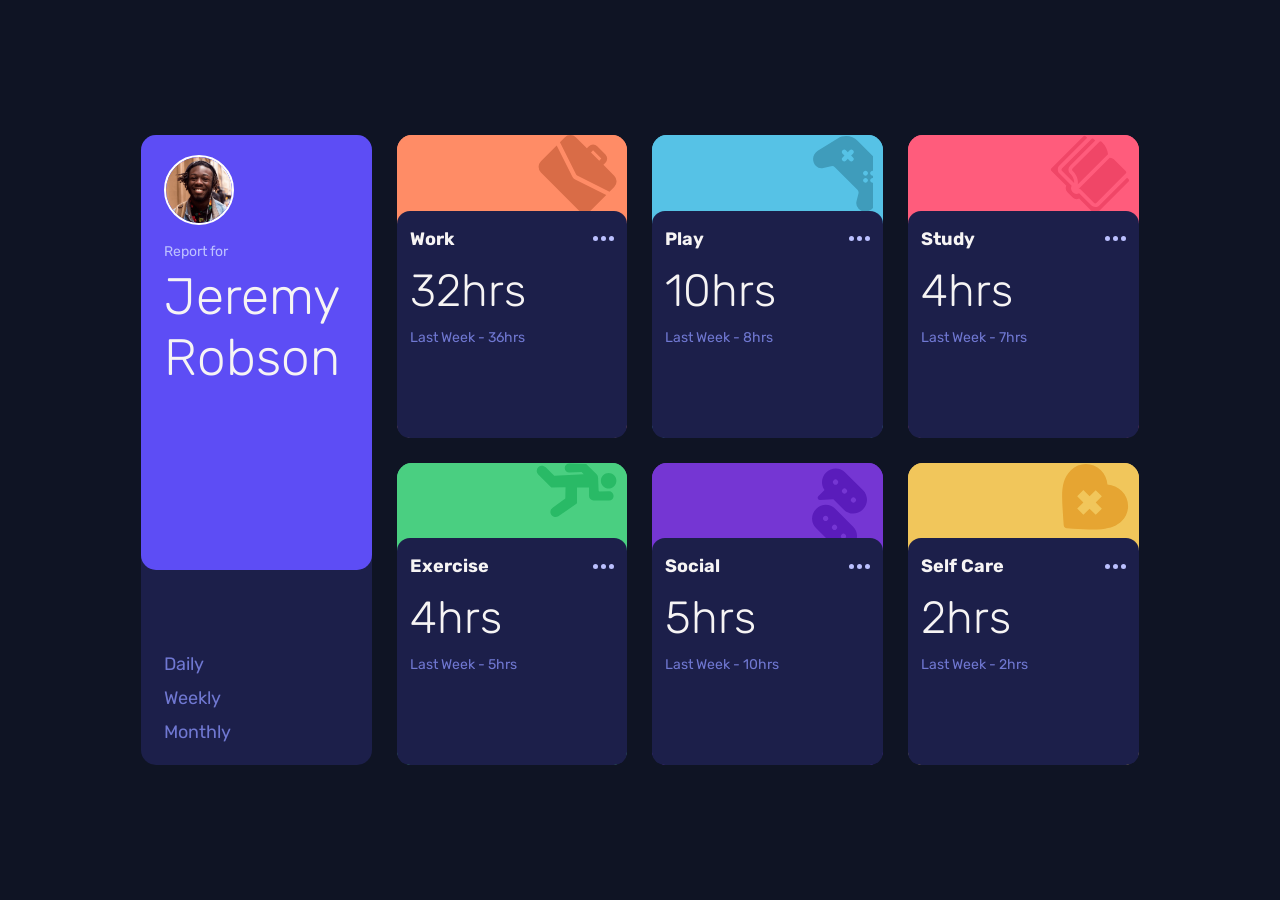
<file: index.html>
<!DOCTYPE html>
<html lang="en">
<head>
    <meta charset="UTF-8">
    <meta http-equiv="X-UA-Compatible" content="IE=edge">
    <meta name="viewport" content="width=device-width, initial-scale=1.0">
    <link rel="stylesheet" href="/styles/styles.css">
    <title>Blue Dashboard</title>
</head>
<body>
    <div class="container">
        <!-- Jeremy Robson -->
        <div class="content jeremy">
            <div class="report">
                <img src="/images/image-jeremy.png" alt="jeremy" width="70" class="img-fluid">
                <div class="report-text">
                    <p>Report for</p>
                    <h2>Jeremy Robson</h2>
                </div>
            </div>
            <div class="week">
                <ul>
                    <li>Daily</li>
                    <li>Weekly</li>
                    <li>Monthly</li>
                </ul>
            </div>
        </div>

        <!-- work -->
        <div class="content work">
            <!-- icon work -->
            <div class="icon work">
                <svg width="79" height="79" xmlns="http://www.w3.org/2000/svg"><path d="m18.687 10.43 15.464 30.906c.31.682.743 1.322 1.3 1.88.558.557 1.198.99 1.714 1.217L68.237 59.98 52.484 75.732a8.025 8.025 0 0 1-11.355 0L2.934 37.538a8.025 8.025 0 0 1 0-11.356L18.687 10.43Zm19.345-7.99 10.839 10.838 2.065-2.064a5.845 5.845 0 0 1 8.258 0l8.258 8.259a5.845 5.845 0 0 1 0 8.258l-2.064 2.064 10.839 10.84a8.025 8.025 0 0 1 0 11.355l-4.728 4.728L39.126 40.53a1.963 1.963 0 0 1-.578-.413 1.963 1.963 0 0 1-.413-.578L21.95 7.168l4.728-4.728a8.025 8.025 0 0 1 11.355 0Zm17.033 12.903-2.064 2.065 8.258 8.258 2.064-2.064-8.258-8.259Z" fill="#D96C47" fill-rule="nonzero"/></svg>
            </div>
            <div class="section">
                <div class="section-menu">
                    <h3>Work</h3>
                    <div class="svg">
                        <svg width="21" height="5" xmlns="http://www.w3.org/2000/svg"><path d="M2.5 0a2.5 2.5 0 1 1 0 5 2.5 2.5 0 0 1 0-5Zm8 0a2.5 2.5 0 1 1 0 5 2.5 2.5 0 0 1 0-5Zm8 0a2.5 2.5 0 1 1 0 5 2.5 2.5 0 0 1 0-5Z" fill="#BBC0FF" fill-rule="evenodd"/></svg>
                    </div>
                </div>
                <div class="section-text">
                    <h3>32hrs</h3>
                    <p>Last Week - 36hrs</p>
                </div>
            </div>
        </div>

        <!-- play -->
        <div class="content play">
            <!-- icon play -->
            <div class="icon play">
                <svg width="60" height="78" xmlns="http://www.w3.org/2000/svg"><path d="m60.91 71.846 12.314-19.892c3.317-5.36 3.78-13.818-2.31-19.908l-26.36-26.36c-4.457-4.457-12.586-6.843-19.908-2.31L4.753 15.69c-5.4 3.343-6.275 10.854-1.779 15.35a7.773 7.773 0 0 0 7.346 2.035l7.783-1.945a3.947 3.947 0 0 1 3.731 1.033l22.602 22.602c.97.97 1.367 2.4 1.033 3.732l-1.945 7.782a7.775 7.775 0 0 0 2.037 7.349c4.49 4.49 12.003 3.624 15.349-1.782Zm-24.227-46.12-1.891-1.892-1.892 1.892a2.342 2.342 0 0 1-3.312-3.312l1.892-1.892-1.892-1.891a2.342 2.342 0 0 1 3.312-3.312l1.892 1.891 1.891-1.891a2.342 2.342 0 0 1 3.312 3.312l-1.891 1.891 1.891 1.892a2.342 2.342 0 0 1-3.312 3.312Zm14.19 14.19a2.343 2.343 0 1 1 3.315-3.312 2.343 2.343 0 0 1-3.314 3.312Zm0 7.096a2.343 2.343 0 0 1 3.313-3.312 2.343 2.343 0 0 1-3.312 3.312Zm7.096-7.095a2.343 2.343 0 1 1 3.312 0 2.343 2.343 0 0 1-3.312 0Zm0 7.095a2.343 2.343 0 0 1 3.312-3.312 2.343 2.343 0 0 1-3.312 3.312Z" fill="#3F9CBB" fill-rule="nonzero"/></svg>
            </div>
            <div class="section">
                <div class="section-menu">
                    <h3>Play</h3>
                    <div class="svg">
                        <svg width="21" height="5" xmlns="http://www.w3.org/2000/svg"><path d="M2.5 0a2.5 2.5 0 1 1 0 5 2.5 2.5 0 0 1 0-5Zm8 0a2.5 2.5 0 1 1 0 5 2.5 2.5 0 0 1 0-5Zm8 0a2.5 2.5 0 1 1 0 5 2.5 2.5 0 0 1 0-5Z" fill="#BBC0FF" fill-rule="evenodd"/></svg>
                    </div>
                </div>
                <div class="section-text">
                    <h3>10hrs</h3>
                    <p>Last Week - 8hrs</p>
                </div>
            </div>
        </div>

        <!-- study -->
        <div class="content study">
            <!-- icon study -->
            <div class="icon study">
                <svg width="79" height="79" xmlns="http://www.w3.org/2000/svg"><path d="M33.227 1.495a1.87 1.87 0 0 1 2.646 0l1.323 1.323-27.78 27.78c-2.189 2.189-2.1 5.837.088 8.026l12.132 12.132a5.624 5.624 0 0 0 1.096 6.388 5.624 5.624 0 0 0 6.389 1.097l12.132 12.132c2.188 2.188 5.837 2.276 8.025.088l27.78-27.78 1.323 1.322a1.87 1.87 0 0 1 0 2.646L46.632 78.4a1.87 1.87 0 0 1-2.645 0L29.12 63.531a5.624 5.624 0 0 1-6.389-1.097l-5.291-5.291a5.624 5.624 0 0 1-1.097-6.388L1.478 35.89a1.87 1.87 0 0 1 0-2.646ZM59.74 22.783c1.948.27 3.83 1.117 5.325 2.612l10.583 10.583a1.87 1.87 0 0 1 0 2.646L46.544 67.727a1.87 1.87 0 0 1-2.646 0L30.67 54.498a1.872 1.872 0 0 0-2.646 0ZM49.19 6.875a1.87 1.87 0 0 1 2.647 0c4.489 4.489 5.877 8.98 6.178 12.342L27.67 49.56c.349-1.527 1.181-7.463-4.938-13.582a1.87 1.87 0 0 1 0-2.646Zm-7.936-2.646a1.87 1.87 0 0 1 2.645 0l1.323 1.323-25.134 25.134a5.619 5.619 0 0 0 0 7.938c4.005 4.005 4.2 7.696 4.043 9.335L12.15 35.978a1.87 1.87 0 0 1 0-2.646Z" fill="#F04667" fill-rule="nonzero"/></svg>
            </div>
            <div class="section">
                <div class="section-menu">
                    <h3>Study</h3>
                    <div class="svg">
                        <svg width="21" height="5" xmlns="http://www.w3.org/2000/svg"><path d="M2.5 0a2.5 2.5 0 1 1 0 5 2.5 2.5 0 0 1 0-5Zm8 0a2.5 2.5 0 1 1 0 5 2.5 2.5 0 0 1 0-5Zm8 0a2.5 2.5 0 1 1 0 5 2.5 2.5 0 0 1 0-5Z" fill="#BBC0FF" fill-rule="evenodd"/></svg>
                    </div>
                </div>
                <div class="section-text">
                    <h3>4hrs</h3>
                    <p>Last Week - 7hrs</p>
                </div>
            </div>
        </div>

        <!-- exercise  -->
        <div class="content exercise">
            <!-- icon exercise -->
            <div class="icon exercise">
                <svg width="81" height="55" xmlns="http://www.w3.org/2000/svg"><path d="m33.357.579 16.447.426c.33.009.645.144.88.38l9.953 9.953a4.946 4.946 0 0 1 1.451 3.311l.514 12.87c.02.503.433.895.937.894l9.595-.05a4.438 4.438 0 0 1 4.437 4.43v.26c0 1.164-.453 2.259-1.277 3.082a4.334 4.334 0 0 1-3.083 1.277h-15.77c-2.347 0-4.393-2.045-4.393-4.393l-.001-8.405-12.05-.009.01 15.17c.001.426-.21.826-.56 1.067l-18.098 12.41c-1.363.849-2.958 1.033-4.426.537a5.147 5.147 0 0 1-1.994-1.237 5.247 5.247 0 0 1-1.193-1.85c-.875-2.293.074-4.934 2.256-6.277l12.303-8.973.252-11.28-13.556.442a1.291 1.291 0 0 1-.957-.377L2.237 11.439c-1-.999-1.55-2.38-1.513-3.792a5.124 5.124 0 0 1 1.714-3.71c2.042-1.84 5.234-1.688 7.267.345l8.576 8.576 29.444-1.635-2.133-2.133-12.263.347a4.434 4.434 0 0 1-3.294-1.28l-.016-.015a4.409 4.409 0 0 1-1.294-3.307c.08-2.347 2.16-4.255 4.632-4.256Zm33.78 11.774c3.025-3.025 7.945-3.025 10.97 0 3.024 3.025 3.024 7.944 0 10.97-3.025 3.024-7.945 3.024-10.97 0-3.024-3.026-3.025-7.945 0-10.97Z" fill="#29BA66" fill-rule="nonzero"/></svg>
            </div>
            <div class="section">
                <div class="section-menu">
                    <h3>Exercise</h3>
                    <div class="svg">
                        <svg width="21" height="5" xmlns="http://www.w3.org/2000/svg"><path d="M2.5 0a2.5 2.5 0 1 1 0 5 2.5 2.5 0 0 1 0-5Zm8 0a2.5 2.5 0 1 1 0 5 2.5 2.5 0 0 1 0-5Zm8 0a2.5 2.5 0 1 1 0 5 2.5 2.5 0 0 1 0-5Z" fill="#BBC0FF" fill-rule="evenodd"/></svg>
                    </div>
                </div>
                <div class="section-text">
                    <h3>4hrs</h3>
                    <p>Last Week - 5hrs</p>
                </div>
            </div>
        </div>

        <!-- socials -->
        <div class="content socials">
            <!-- icon socials -->
            <div class="icon socials">
                <svg width="75" height="100" xmlns="http://www.w3.org/2000/svg"><g fill="#5A1CBB" fill-rule="nonzero"><path d="M45.834 46.627c4.78 4.78 13.1 5.754 19.257-.403 5.2-5.199 5.198-13.657 0-18.855L47.151 9.428C42.335 4.614 34.02 3.7 27.892 9.83c-4.701 4.7-5.151 12.066-1.352 17.277l-6.265 6.265c-1.339 1.339-.317 3.644 1.585 3.533l13.474-.777 10.499 10.499Zm11.404-11.483a2.567 2.567 0 1 1-3.629 3.631 2.567 2.567 0 0 1 3.63-3.631ZM35.745 20.909a2.567 2.567 0 1 1 3.63-3.629 2.567 2.567 0 0 1-3.63 3.63Zm12.562 5.303a2.567 2.567 0 1 1-3.63 3.63 2.567 2.567 0 0 1 3.63-3.63ZM55.16 63.698 37.219 45.756c-5.198-5.197-13.658-5.197-18.857.001-6.072 6.073-5.26 14.4-.402 19.258l10.499 10.5-.777 13.473c-.11 1.886 2.186 2.931 3.533 1.584l6.265-6.265c5.212 3.8 12.577 3.349 17.277-1.352 6.06-6.059 5.274-14.386.403-19.257ZM25.813 57.24a2.567 2.567 0 1 1 3.63-3.631 2.567 2.567 0 0 1-3.63 3.63Zm8.932 8.931a2.567 2.567 0 1 1 3.63-3.629 2.567 2.567 0 0 1-3.63 3.63Zm8.932 8.933a2.567 2.567 0 1 1 3.63-3.631 2.567 2.567 0 0 1-3.63 3.63Z"/></g></svg>
            </div>
            <div class="section">
                <div class="section-menu">
                    <h3>Social</h3>
                    <div class="svg">
                        <svg width="21" height="5" xmlns="http://www.w3.org/2000/svg"><path d="M2.5 0a2.5 2.5 0 1 1 0 5 2.5 2.5 0 0 1 0-5Zm8 0a2.5 2.5 0 1 1 0 5 2.5 2.5 0 0 1 0-5Zm8 0a2.5 2.5 0 1 1 0 5 2.5 2.5 0 0 1 0-5Z" fill="#BBC0FF" fill-rule="evenodd"/></svg>
                    </div>
                </div>
                <div class="section-text">
                    <h3>5hrs</h3>
                    <p>Last Week - 10hrs</p>
                </div>
            </div>
        </div>

        <!-- self care -->
        <div class="content self">
            <!-- icon self -->
            <div class="icon self">
                <svg width="67" height="67" xmlns="http://www.w3.org/2000/svg"><path d="M.918 50.848c.114 1.723.232 3.5.346 5.336l.003.038.448 6.038c.06.81.412 1.536.951 2.075.54.54 1.266.892 2.075.952l6.038.447.038.003c12.086.755 21.237 1.231 28.95.484 9.007-.873 15.369-3.445 20.02-8.096 8.413-8.413 8.398-21.609-.034-30.041-3.79-3.79-8.959-6.11-14.31-6.526-.415-5.352-2.736-10.52-6.526-14.31C30.484-1.185 17.288-1.2 8.875 7.214-1.295 17.384-.415 30.697.918 50.848ZM21.36 27.122l6.172 6.173 6.16-6.159 6.172 6.173-6.16 6.158 6.173 6.173-6.158 6.158-6.173-6.172-6.158 6.158-6.173-6.172 6.159-6.159-6.173-6.172 6.16-6.159Z" fill="#E6A532" fill-rule="nonzero"/></svg>
            </div>
            <div class="section">
                <div class="section-menu">
                    <h3>Self Care</h3>
                    <div class="svg">
                        <svg width="21" height="5" xmlns="http://www.w3.org/2000/svg"><path d="M2.5 0a2.5 2.5 0 1 1 0 5 2.5 2.5 0 0 1 0-5Zm8 0a2.5 2.5 0 1 1 0 5 2.5 2.5 0 0 1 0-5Zm8 0a2.5 2.5 0 1 1 0 5 2.5 2.5 0 0 1 0-5Z" fill="#BBC0FF" fill-rule="evenodd"/></svg>
                    </div>
                </div>
                <div class="section-text">
                    <h3>2hrs</h3>
                    <p>Last Week - 2hrs</p>
                </div>
            </div>
        </div>
    </div>
    
</body>
</html>
</file>
<file: styles/styles.css>
@import url('https://fonts.googleapis.com/css2?family=Rubik:wght@300&display=swap');


:root {
    --Blue: hsl(246, 89%, 63%);
    --Light-orange: hsl(15, 100%, 70%);
    --base-white: hsl(0, 9%, 96%);
    --Soft-blue: hsl(195, 74%, 62%);
    --Light-red: hsl(348, 100%, 68%);
    --Lime-green: hsl(145, 58%, 55%);
    --Violet: hsl(264, 64%, 52%);
    --Soft-orange: hsl(43, 84%, 65%);
    /* very dark colors */
    --Very-dark-blue: hsl(226, 43%, 10%);
    --Dark-blue: hsl(235, 46%, 20%);
    --Saturated-blue: hsl(235, 52%, 63%);
    --Saas-blue: hsl(235, 29%, 43%);
    --Pale-Blue: hsl(236, 100%, 87%);
    
}

*{
    box-sizing: border-box;
    padding: 0;
}

body{
    background-color: var(--Very-dark-blue);
    font-family: 'Rubik', sans-serif;
    display: grid;

    place-items: center;
    height: 100vh;
    width: 100%;
    margin: 0;
}
.container{
    display: grid;
    grid-template-rows: 1fr 1fr;
    grid-template-columns: 1fr 1fr 1fr 1fr;
    grid-gap: 25px;
    width: 78vw;
    height: 70%;

}

/* everything jeremy */
.jeremy {
    /* grid-area: jeremy; */
    grid-area: 1 / 1 / 3 / 2;
    height: 100%;
    width: 100%;
    background-color: var(--Dark-blue);
    display: flex;
    flex-direction: column;
    justify-content: end;
    border-radius: 15px;
    position: relative;
}
/* week div */
.week{
    /* width: inherit; */
    padding: 12px 23px;
}
.week ul{
    list-style-type: none;
    bottom: 0;
    height: 90px;
    
}
.week ul li{
    color: var(--Saturated-blue);
    line-height: 1.9;
    font-size: 18px;
    cursor: pointer;
    width: 65px;
}
.week ul li:hover{
    color: var(--base-white);
}

/* report div */
.img-fluid{
    border: 2px solid white;
    border-radius: 50%;

}
.report{
    background-color: var(--Blue);
    position: absolute;
    top: 0px;
    width: 100%;
    border-radius: 15px;
    height: 69%;
    padding: 20px 23px;

}
.report p{
    font-size: 14px;
    margin-bottom: 6px;
    color: var(--Pale-Blue);

}
.report h2{
    font-size: 4vw;
    margin: 5px 0px 0px 0px;
    font-weight: 100;
    color:var(--base-white);
}


/* work div */
.work{
    grid-area: 1 / 2 / 2 / 3;
    height: 100%;
    width: 100%;
    background-color: var(--Light-orange);
    border-radius: 15px;
    position: relative;
}

/* play div */
.play{
    grid-area: 1 / 3 / 2 / 4;
    height: 100%;
    width: 100%;
    background-color: var(--Soft-blue);
    border-radius: 15px;
    position: relative;
}

/* study div */
.study{
    grid-area: 1 / 4 / 2 / 5;
    height: 100%;
    width: 100%;
    background-color: var(--Light-red);
    border-radius: 15px;
    position: relative;
}

/* exercise div*/
.exercise{
    grid-area: 2 / 2 / 3 / 3;
    height: 100%;
    width: 100%;
    background-color: var(--Lime-green);
    border-radius: 15px;
    position: relative;
}

/* socials div */
.socials{
    grid-area: 2 / 3 / 3 / 4;
    height: 100%;
    width: 100%;
    background-color: var(--Violet);
    border-radius: 15px;
    position: relative;
}

/* Self care div*/
.self{
    grid-area: 2 / 4 / 3 / 5;
    height: 100%;
    width: 100%;
    background-color: var(--Soft-orange);
    border-radius: 15px;
    position: relative;
}


/* general section tag */
.icon svg{
    float: right;
    margin-right: 10px;
}
.section{
    border-radius: 13px;
    background-color: var(--Dark-blue);
    position: absolute;
    width: 100%;
    height: 75%;
    bottom: 0;
    padding: 13px;
}
.section:hover{
    background-color: var(--Saas-blue);
    cursor: pointer;
}
.section-menu{
    display: flex;
    justify-content: space-between;
    width: 100%;
    height: 30px;
    /* padding: 10px; */
}
.section-menu h3{
    margin: 0px;
    display: grid;
    font-size: 18px;
    color: var(--base-white);
    place-items: center;
}
.section-menu .svg{
    display: grid;
    place-items: center;
}
.section-text h3{
    font-size: 45px;
    margin: 0px;
    color: var(--base-white);
    font-weight: 100;
    margin: 10px 0px 12px 0px;
}
.section-text p {
    font-size: 14px;
    margin: 0px;
    color: var(--Saturated-blue);

}





/* @media query */
@media screen and (max-width: 820px) {
    .container{
        display: grid;
        grid-template-columns: 1fr 1fr;
        grid-template-rows: 1fr 1fr 1fr 1fr;
        grid-gap: 18px;
        width: 75vw;
        height: 80%;
    
    }
    
    /* everything jeremy */
    .jeremy {
        /* grid-area: jeremy; */
        grid-area: 1 / 1 / 3 / 2;
    }
    /* week div */
    .week{
        /* width: inherit; */
        padding: 12px 20px;
    }
    .week ul{
        list-style-type: none;
        bottom: 0;
        height: 60px;
        
    }
    .week ul li{
        line-height: 1.5;
        font-size: 18px;
        width: 65px;
    }

    /* report div */
    .report{
        width: 100%;
        height: 57%;
        padding: 18px 20px;
        display: flex;
        justify-content: space-between;
        align-items: center;
    }
    .img-fluid{
        border: 2px solid white;
        border-radius: 50%;
        width: 70px;
        height: 70px;
        margin-right: 10px;
    }
    .report-text{
        float: right;
        /* padding-left: 8vw; */

        width: 13vw;
    }
    .report p{
        font-size: 15px;
        margin-bottom: 6px;
    
    }
    .report h2{
        font-size: 4vw;
        margin: 5px 0px 0px 0px;
        font-weight: 100;
    }
        
    /* work div */
    .work{
        grid-area: 1 / 2 / 2 / 3;
    }
    
    /* play div */
    .play{
        grid-area: 2 / 2 / 3 / 3;
    }
    
    /* study div */
    .study{
        grid-area: 3 / 1 / 4 / 2;
    }
    
    /* exercise div*/
    .exercise{
        grid-area: 3 / 2 / 4 / 3;
    }
    
    /* socials div */
    .socials{
        grid-area: 4 / 1 / 5 / 2;
    }
    
    /* Self care div*/
    .self{
        grid-area: 4 / 2 / 5 / 3;
    }

        
    /* general section tag */
    .icon svg{
        float: right;
        margin-right: 7px;
    }
    .section{
        border-radius: 13px;
        width: 100%;
        height: 78%;
        bottom: 0;
        padding: 10px;
    }
    .section-menu{
        display: flex;
        justify-content: space-between;
        width: 100%;
        height: 20px;
        /* padding: 10px; */
    }
    .section-menu h3{
        margin: 0px;
        display: grid;
        font-size: 16px;
        color: var(--base-white);
        place-items: center;
    }
    .section-menu .svg{
        display: grid;
        place-items: center;
    }
    .section-text{
        display: flex;
        justify-content: space-between;
        align-items: center;
        height: 50px;
        padding-top: 5px;
    }
    .section-text h3{
        font-size: 4vw;
        margin: 0px;
        color: var(--base-white);
        font-weight: 100;
        margin: 10px 0px 12px 0px;
    }
    .section-text p {
        font-size: 13px;
        margin: 0px;
        color: var(--Saturated-blue);

    }

    
}





/* media query for smaller mobile screen */
@media screen and (max-width: 560px) {
    .container{
        display: block;
        /* grid-template-columns: 1fr;
        grid-template-rows: 1fr 1fr 1fr 1fr; */
        /* grid-gap: 18px; */
        width: 60vw;
        height: 100%;
        padding: 50px 0;
    
    }
    
 
    .content{
        height: 140px;
    }

    /* everything jeremy */
    .jeremy {
        /* grid-area: jeremy; */
        grid-area: 1 / 1 / 3 / 2;
        width: 100%;
        margin-bottom: 20px;
    }
    /* week div */
    .week{
        padding: 12px 16px;
        width: 100%;
        height: 50px;
    }
    .week ul{
        height: 16px;
        display: flex;
        justify-content: space-between;
        margin: 5px 0;
        align-items: center;
    }
    .week ul li{
        line-height: 1;
        text-align: center;
        font-size: 14px;
        /* width: 100%; */
        padding-right: 2px;
    }

    /* report div */
    .img-fluid{
        width: 55px;
        height: 55px;
        margin-bottom: 8px;
        margin-right: 0px;
    }
    .report{
        height: 63%;
        padding: 12px 16px;
        display: flex;
        justify-content: space-between;
        align-items: center;

    }
    .report-text{
        width: 95px;
    }
    .report p{
        font-size: 13px;
        margin-bottom: 6px;
        margin: 0px;

    }
    .report h2{
        font-size: 27px;
        letter-spacing: 0.7px;
        margin: 0px;
        line-height: 1;

    }

        
    /* work div */
    .work{
        margin-bottom: 20px;

    }
    
    /* play div */
    .play{
        margin-bottom: 20px;

    }
    
    /* study div */
    .study{
        margin-bottom: 20px;

    }
    
    /* exercise div*/
    .exercise{
        margin-bottom: 20px;

    }
    
    /* socials div */
    .socials{
        margin-bottom: 20px;
        
    }
    
    /* Self care div*/
    .self{
        margin-bottom: 20px;
        
    }

        
    /* general section tag */
    .icon svg{
        float: right;
        margin-right: 5px;
    }
    .section{
        border-radius: 13px;
        width: 100%;
        height: 78%;
        padding: 10px 16px;
    }
    .section-menu{
        display: flex;
        justify-content: space-between;
        width: 100%;
        height: 25px;
        /* padding: 10px; */
    }
    .section-menu h3{
        margin: 0px;
        display: grid;
        font-size: 16px;
        color: var(--base-white);
        place-items: center;
    }
    .section-menu .svg{
        display: grid;
        place-items: center;
    }
    .section-text{
        display: flex;
        justify-content: space-between;
        align-items: center;
        height: 60px;
        padding-top: 30px;
    }
    .section-text h3{
        font-size: 30px;
        margin: 0px;
        color: var(--base-white);
        font-weight: 100;
        margin: 10px 0px 12px 0px;
    }
    .section-text p {
        font-size: 14px;
        margin: 0px;
        color: var(--Saturated-blue);

    }


}
</file>
